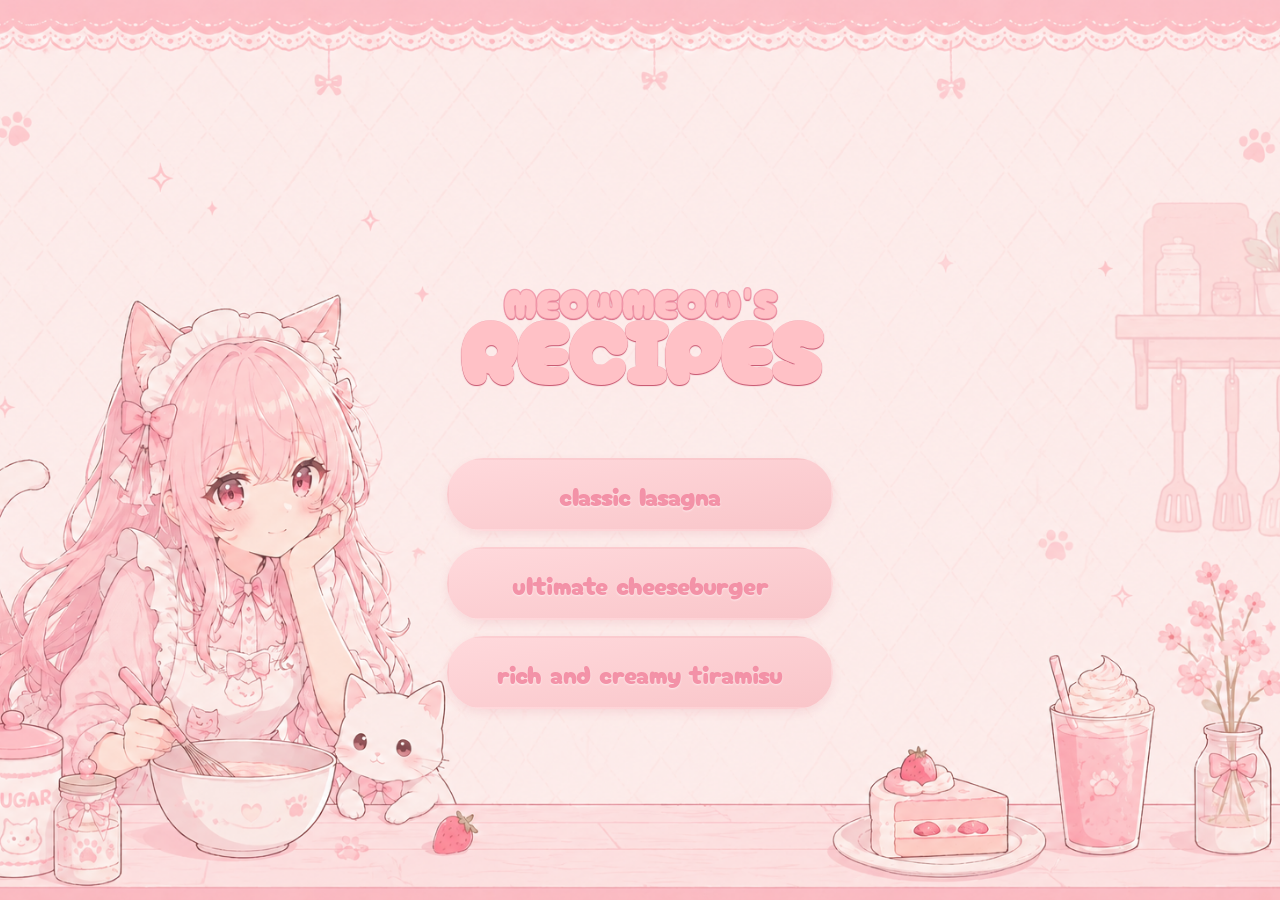
<file: index.html>
<!DOCTYPE html>
<html lang="en">
<head>
  <meta charset="UTF-8">
  <meta name="viewport" content="width=device-width, initial-scale=1.0">
  <title>meowmeow recipes</title>
  <link rel="stylesheet" href="style.css">
  <!-- Подключение шрифта -->
  <link rel="preconnect" href="https://fonts.googleapis.com">
  <link rel="preconnect" href="https://fonts.gstatic.com" crossorigin>
  <link href="https://fonts.googleapis.com/css2?family=Cherry+Bomb+One&family=Lilita+One&display=swap" rel="stylesheet">
</head>
<body class="home">
  <h1 class="logo">
    <span>meowmeow's</span>
    <br>
    recipes
  </h1>

  <nav class="recipes">
    <a href="./recipes/lasagna.html" class="button">
      classic lasagna
    </a>

    <a href="./recipes/cheeseburger.html" class="button">
      ultimate cheeseburger
    </a>

    <a href="./recipes/tiramisu.html" class="button">
      rich and creamy tiramisu
    </a>
  </nav>
</body>
</html>
</file>
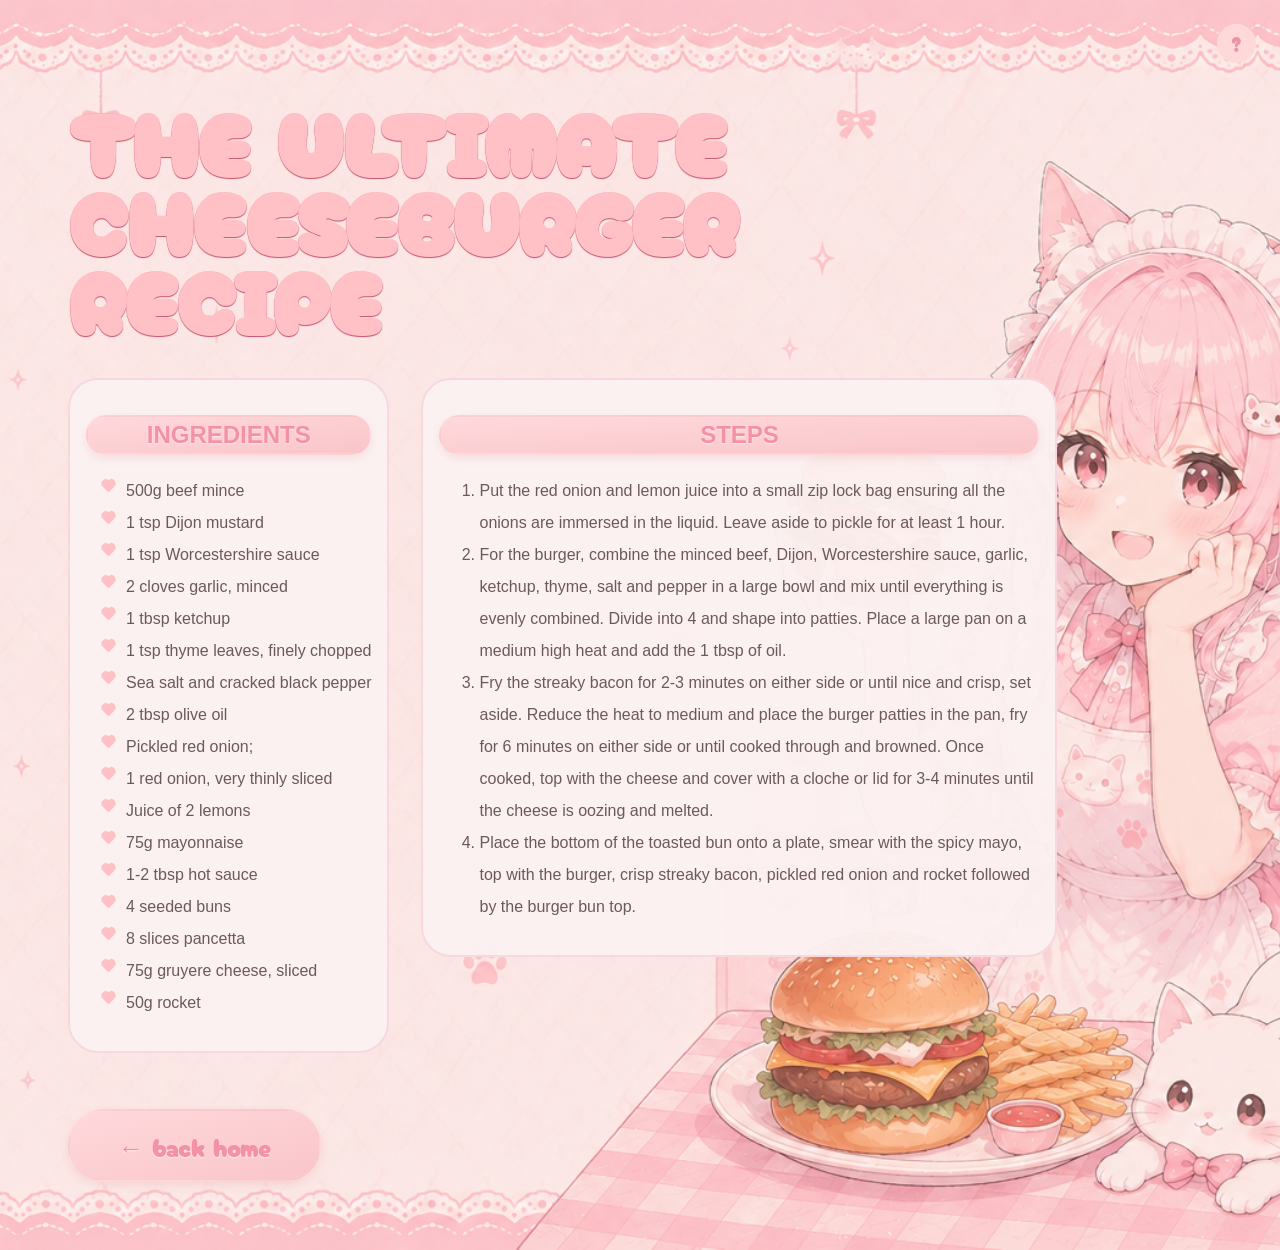
<file: recipes/cheeseburger.html>
<!DOCTYPE html>
<html lang="en">
<head>
  <meta charset="UTF-8">
  <meta name="viewport" content="width=device-width, initial-scale=1.0">
  <title>ultimate cheeseburger recipe</title>
  <link rel="stylesheet" href="../style.css">
  <!-- Подключение шрифта -->
  <link rel="preconnect" href="https://fonts.googleapis.com">
  <link rel="preconnect" href="https://fonts.gstatic.com" crossorigin>
  <link href="https://fonts.googleapis.com/css2?family=Cherry+Bomb+One&family=Lilita+One&display=swap" rel="stylesheet">
</head>
<body class="burger">
  <div class="header">
    <h1 class="logo">the ultimate cheeseburger recipe</h1>
    <div class="hint">
      ?
      <p class="paragraph">
        Cheese, crispy bacon, pickled onion, spicy mayo… a good burger with all the trimmings really is hard to beat and this one has it all!
      </p>
    </div>
  </div>
  <div class="content">
    <div class="sidebar">
      <div class="ingredients">
        <h2>ingredients</h2>
        <ul>
          <li>500g beef mince</li>
          <li>1 tsp Dijon mustard</li>
          <li>1 tsp Worcestershire sauce</li>
          <li>2 cloves garlic, minced</li>
          <li>1 tbsp ketchup</li>
          <li>1 tsp thyme leaves, finely chopped</li>
          <li>Sea salt and cracked black pepper</li>
          <li>2 tbsp olive oil</li>
          <li>Pickled red onion;</li>
          <li>1 red onion, very thinly sliced</li>
          <li>Juice of 2 lemons</li>
          <li>75g mayonnaise</li>
          <li>1-2 tbsp hot sauce</li>
          <li>4 seeded buns</li>
          <li>8 slices pancetta</li>
          <li>75g gruyere cheese, sliced</li>
          <li>50g rocket</li>
        </ul>
      </div>
    </div>

    <div class="steps">
      <h2>steps</h2>
      <ol>
        <li>Put the red onion and lemon juice into a small zip lock bag ensuring all the onions are immersed in the liquid. Leave aside to pickle for at least 1 hour.</li>
        <li>For the burger, combine the minced beef, Dijon, Worcestershire sauce, garlic, ketchup, thyme, salt and pepper in a large bowl and mix until everything is evenly combined. Divide into 4 and shape into patties. Place a large pan on a medium high heat and add the 1 tbsp of oil.</li>
        <li>Fry the streaky bacon for 2-3 minutes on either side or until nice and crisp, set aside. Reduce the heat to medium and place the burger patties in the pan, fry for 6 minutes on either side or until cooked through and browned. Once cooked, top with the cheese and cover with a cloche or lid for 3-4 minutes until the cheese is oozing and melted.</li>
        <li>Place the bottom of the toasted bun onto a plate, smear with the spicy mayo, top with the burger, crisp streaky bacon, pickled red onion and rocket followed by the burger bun top.</li>
      </ol>
    </div>

    
  </div>  

  <a href="../index.html" class="button">
      ← back home
  </a>
</body>
</html>
</file>
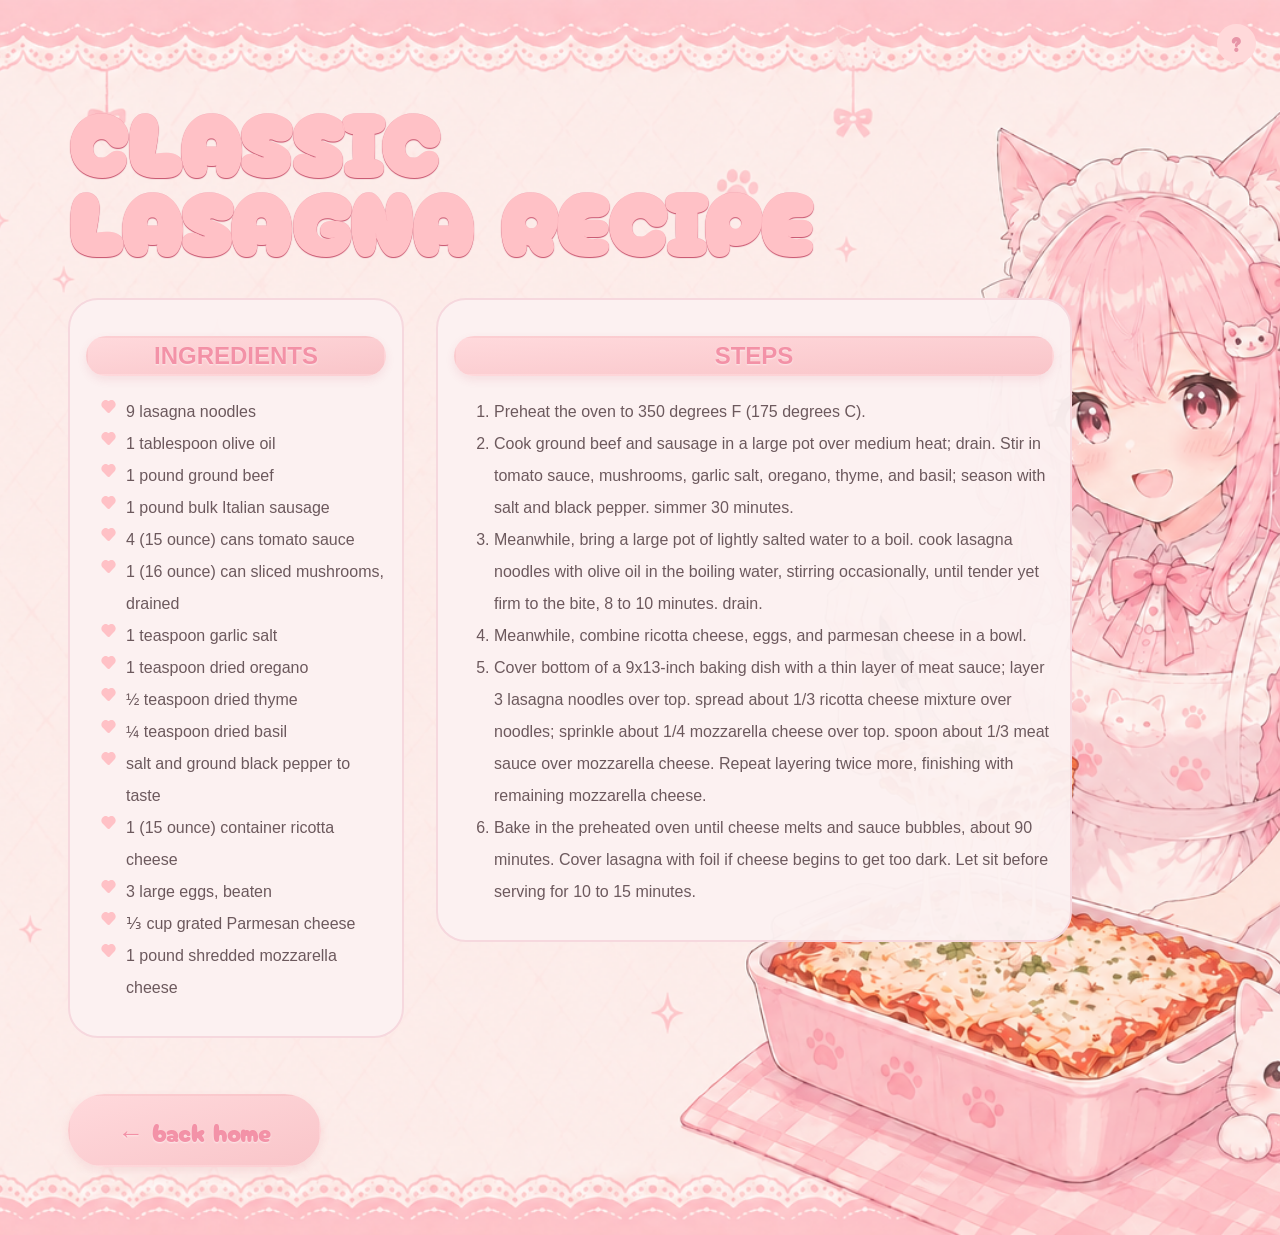
<file: recipes/lasagna.html>
<!DOCTYPE html>
<html lang="en">
<head>
  <meta charset="UTF-8">
  <meta name="viewport" content="width=device-width, initial-scale=1.0">
  <title>classic lasagna recipe</title>
  <link rel="stylesheet" href="../style.css">
  <!-- Подключение шрифта -->
  <link rel="preconnect" href="https://fonts.googleapis.com">
  <link rel="preconnect" href="https://fonts.gstatic.com" crossorigin>
  <link href="https://fonts.googleapis.com/css2?family=Cherry+Bomb+One&family=Lilita+One&display=swap" rel="stylesheet">
</head>
<body class="lasagna">
  <div class="header">
    <h1 class="logo">classic lasagna recipe</h1>
    <div class="hint">
      ?
      <p class="paragraph">
        Choose hot or sweet Italian sausage for this classic lasagna recipe.
        It takes some time to make, but it feeds a crowd, and the leftovers are even better the next day!
      </p>
    </div>
  </div>
  <div class="content">
    <div class="sidebar">
      <div class="ingredients">
        <h2>ingredients</h2>
        <ul>
          <li>9 lasagna noodles</li>
          <li>1 tablespoon olive oil</li>
          <li>1 pound ground beef</li>
          <li>1 pound bulk Italian sausage</li>
          <li>4 (15 ounce) cans tomato sauce</li>
          <li>1 (16 ounce) can sliced mushrooms, drained</li>
          <li>1 teaspoon garlic salt</li>
          <li>1 teaspoon dried oregano</li>
          <li>½ teaspoon dried thyme</li>
          <li>¼ teaspoon dried basil</li>
          <li>salt and ground black pepper to taste</li>
          <li>1 (15 ounce) container ricotta cheese</li>
          <li>3 large eggs, beaten</li>
          <li>⅓ cup grated Parmesan cheese</li>
          <li>1 pound shredded mozzarella cheese</li>
        </ul>
      </div>
    </div>

    <div class="steps">
      <h2>steps</h2>
      <ol>
        <li>Preheat the oven to 350 degrees F (175 degrees C).</li>
        <li>Cook ground beef and sausage in a large pot over medium heat; drain. Stir in tomato sauce, mushrooms, garlic salt, oregano, thyme, and basil; season with salt and black pepper. simmer 30 minutes.</li>
        <li>Meanwhile, bring a large pot of lightly salted water to a boil. cook lasagna noodles with olive oil in the boiling water, stirring occasionally, until tender yet firm to the bite, 8 to 10 minutes. drain.</li>
        <li>Meanwhile, combine ricotta cheese, eggs, and parmesan cheese in a bowl.</li>
        <li>Cover bottom of a 9x13-inch baking dish with a thin layer of meat sauce; layer 3 lasagna noodles over top. spread about 1/3 ricotta cheese mixture over noodles; sprinkle about 1/4 mozzarella cheese over top. spoon about 1/3 meat sauce over mozzarella cheese. Repeat layering twice more, finishing with remaining mozzarella cheese.</li>
        <li>Bake in the preheated oven until cheese melts and sauce bubbles, about 90 minutes. Cover lasagna with foil if cheese begins to get too dark. Let sit before serving for 10 to 15 minutes.</li>
      </ol>
    </div>

    
  </div>  

  <a href="../index.html" class="button">
      ← back home
  </a>
</body>
</html>
</file>
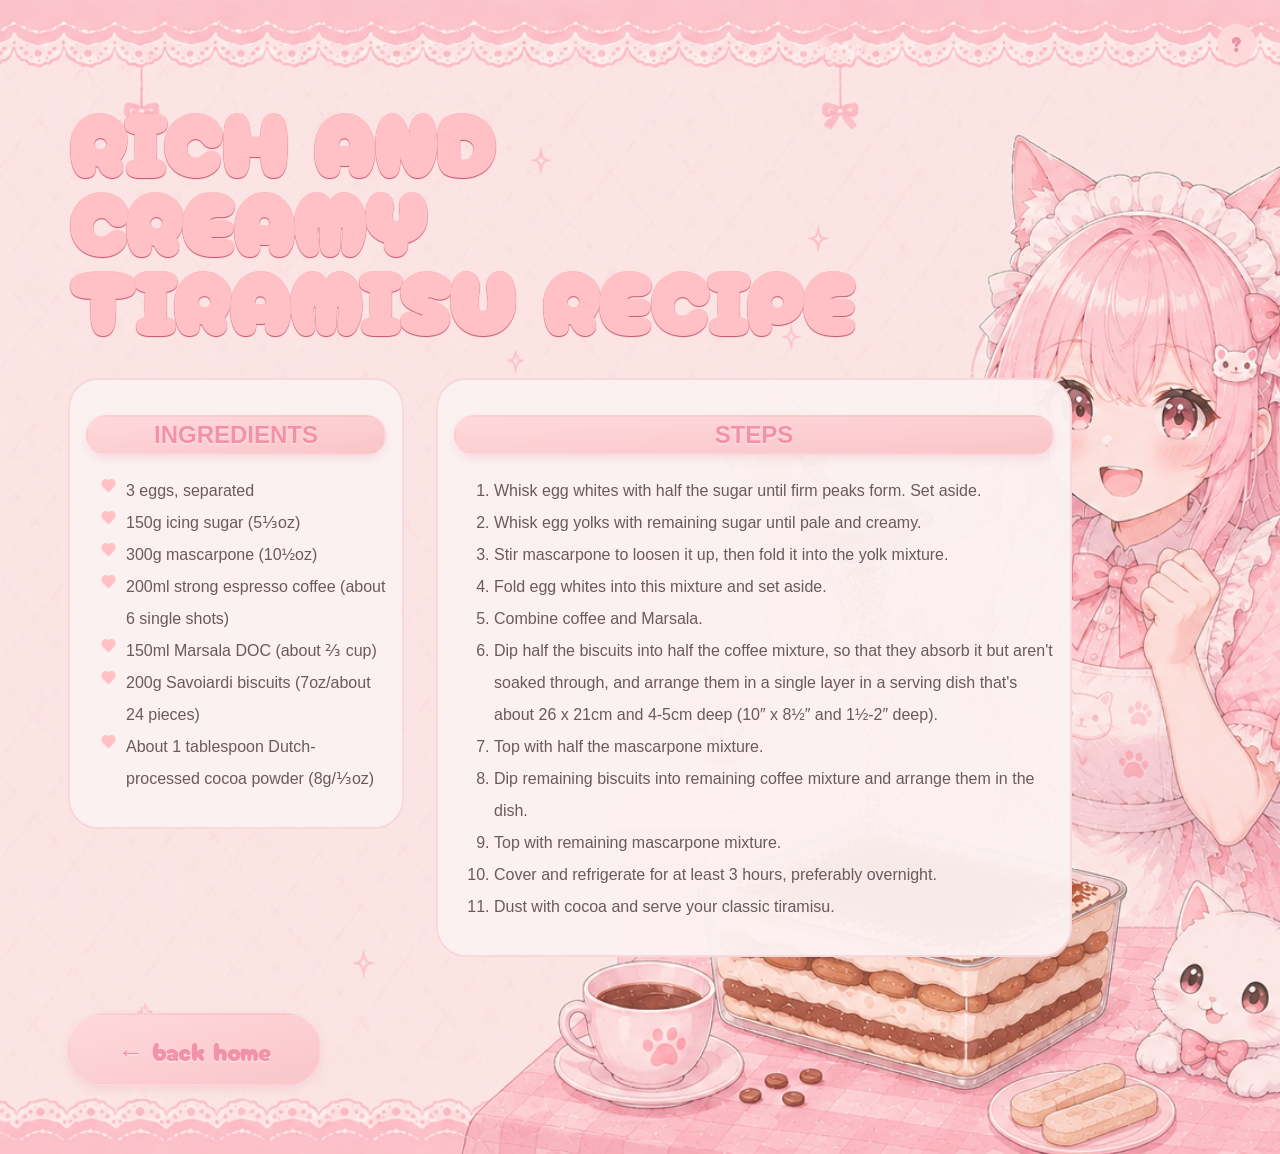
<file: recipes/tiramisu.html>
<!DOCTYPE html>
<html lang="en">
<head>
  <meta charset="UTF-8">
  <meta name="viewport" content="width=device-width, initial-scale=1.0">
  <title>rich and creamy tiramisu recipe</title>
  <link rel="stylesheet" href="../style.css">
  <!-- Подключение шрифта -->
  <link rel="preconnect" href="https://fonts.googleapis.com">
  <link rel="preconnect" href="https://fonts.gstatic.com" crossorigin>
  <link href="https://fonts.googleapis.com/css2?family=Cherry+Bomb+One&family=Lilita+One&display=swap" rel="stylesheet">
</head>
<body class="tiramisu">
  <div class="header">
    <h1 class="logo">rich and creamy tiramisu recipe</h1>
    <div class="hint">
      ?
      <p class="paragraph">
        This classic Italian tiramisu is a rich, velvety, no-bake dessert featuring layers of coffee-dipped ladyfingers and a luscious mascarpone cream.
      </p>
    </div>
  </div>
  <div class="content">
    <div class="sidebar">
      <div class="ingredients">
        <h2>ingredients</h2>
        <ul>
          <li>3 eggs, separated</li>
          <li>150g icing sugar (5⅓oz)</li>
          <li>300g mascarpone (10½oz)</li>
          <li>200ml strong espresso coffee (about 6 single shots)</li>
          <li>150ml Marsala DOC (about ⅔ cup)</li>
          <li>200g Savoiardi biscuits (7oz/about 24 pieces)</li>
          <li>About 1 tablespoon Dutch-processed cocoa powder (8g/⅓oz)</li>
        </ul>
      </div>
    </div>

    <div class="steps">
      <h2>steps</h2>
      <ol>
        <li>Whisk egg whites with half the sugar until firm peaks form. Set aside.</li>
        <li>Whisk egg yolks with remaining sugar until pale and creamy.</li>
        <li>Stir mascarpone to loosen it up, then fold it into the yolk mixture.</li>
        <li>Fold egg whites into this mixture and set aside.</li>
        <li>Combine coffee and Marsala.</li>
        <li>Dip half the biscuits into half the coffee mixture, so that they absorb it but aren't soaked through, and arrange them in a single layer in a serving dish that's about 26 x 21cm and 4-5cm deep (10″ x 8½″ and 1½-2″ deep).</li>
        <li>Top with half the mascarpone mixture.</li>
        <li>Dip remaining biscuits into remaining coffee mixture and arrange them in the dish.</li>
        <li>Top with remaining mascarpone mixture.</li>
        <li>Cover and refrigerate for at least 3 hours, preferably overnight.</li>
        <li>Dust with cocoa and serve your classic tiramisu.</li>
      </ol>
    </div>

    
  </div>  

  <a href="../index.html" class="button">
      ← back home
  </a>
</body>
</html>
</file>
<file: style.css>
/* base */
body {
  margin: 0;
  padding: 0;
  min-height: 100vh;

  background-size: cover;
  background-position: center;
  background-repeat: no-repeat;

  font-family: "Cherry Bomb One", sans-serif;
}

.home {
  display: flex;
  flex-direction: column;
  justify-content: center;
  align-items: center;

  background-image: url(./images/home-bg.png);
}

/* logo */
.logo {
  color: #ffc1c6;
  -webkit-text-stroke: 0.1px #ed8fa3ab;
  text-shadow: 0 1px 1px #c54d68;
  font-size: 88px;
  text-align: center;
  margin-bottom: 80px;

  line-height: 0.7;
  text-transform: uppercase;
  
  transition: transform .3s ease;
}

.logo:hover {
  transform: scale(1.06);
}

.logo span {
  font-size: 40px;
  -webkit-text-stroke: 1.3px #ed8fa3ba;

  display: inline-block;
  animation: float 3s ease-in-out infinite;
}

/* logo animation */
@keyframes float {
  0%,100% {
    transform: translateY(0);
  }

  50% {
    transform: translateY(-4px);
  }
}

/* buttons */
.button {
  font-size: 26px;
  color: #f1849cdb;
  text-decoration: none;
  text-shadow: 0 1px 2px rgba(255,255,255,.6);
  text-align: center;
  
  padding: 16px 48px;
  border: 2px solid transparent;
  border-radius: 40px;

  background: linear-gradient(to bottom right, #ffd9dc,#f9c5c9);
  box-shadow: 0 4px 10px rgba(198, 56, 92, 0.10);

  display: flex;
  justify-content: center;
  align-items: center;

  transition: transform 0.2s ease,
              box-shadow 0.2s ease,
              color 0.2s ease,
              background 0.2s ease;

  cursor: url(./images/paw-cursor.png), pointer;  
}

.button:hover {
  background: 
    linear-gradient(#ffeef0, #ffeef0) padding-box, 
    linear-gradient(to bottom right, #ffb3ba, #f79aa2) border-box;
  color: #dc4a6a;

  transform: translateY(-3px) scale(1.02);
  box-shadow: 0 10px 20px rgba(198, 56, 92, 0.15);
}

.button:active {
  background:
    linear-gradient(#ffd7dc, #ffd7dc) padding-box,
    linear-gradient(to top left, #f79aa2, #ffb3ba) border-box;

  color: #c54d68;

  transform: translateY(1px) scale(0.98);
  box-shadow: 0 3px 8px rgba(198, 56, 92, 0.18);
}

/* navigation */
.recipes {
  display: flex;
  flex-direction: column;
  gap: 16px;
}

/*lasagna base*/
.lasagna {
  background-image: url(./images/lasagna-bg.png);

  display: flex;
  flex-direction: column;
  justify-content: center;
  align-items: flex-start;
  margin: 20px;
  gap: 8px;
}

/*burger base*/
.burger {
  background-image: url(./images/cheeseburger-bg.png);

  display: flex;
  flex-direction: column;
  justify-content: center;
  align-items: flex-start;
  margin: 20px;
  gap: 8px;
}

/*tiramisu base*/
.tiramisu {
  background-image: url(./images/tiramisu-bg.png);

  display: flex;
  flex-direction: column;
  justify-content: center;
  align-items: flex-start;
  margin: 20px;
  gap: 8px;
}


.header {
  display: flex;
  flex-direction: row;
  align-items: flex-start;
  gap: 24px;
  margin-top: 80px;
  margin-left: 48px;

  position: relative;
}

.sidebar {
  display: flex;
  flex-direction: column;
  gap: 16px;
  max-width:500px;
}

.paragraph {
  opacity: 0;
  transition: opacity 0.2s ease;
  min-width: 400px;
  max-width: 600px;
  padding: 24px 30px;

  color: #c16b7d;
  font-family: "Nunito", sans-serif;
  font-style: italic;
  font-weight: 800;
  line-height: 1.4;

  background: rgba(255, 240, 242, 0.18);
  border: 1px solid rgba(255, 255, 255, 0.35);
  border-radius: 30px;

  backdrop-filter: blur(10px);
  -webkit-backdrop-filter: blur(10px);

  box-shadow:
    0 8px 30px rgba(198, 56, 92, 0.08),
    inset 0 1px 1px rgba(255, 255, 255, 0.4);

  text-shadow:
    0 1px 4px rgb(245, 243, 243);
  
}

.content {
  display: flex;
  flex-flow: row wrap;
  justify-content: center;
  gap: 32px;

  font-family: "Nunito",sans-serif;

  align-self: flex-start;
  margin-left: 48px;
  margin-top: 32px;
}

h2 {
  text-align: center;
  color: #f1849cdb;

  text-transform: uppercase;
  text-decoration: none;
  text-shadow: 0 1px 2px rgba(255,255,255,.6);
  
  padding: 4px 8px;
  border: 2px solid transparent;
  border-radius: 40px;

  background: linear-gradient(to bottom right, #ffd9dc,#f9c5c9);
  box-shadow: 0 4px 10px rgba(198, 56, 92, 0.10);
}

.steps {
  width: fit-content;
  height: fit-content;
  max-width: 600px;
}

.ingredients {
  width: fit-content;
  max-width: 300px;
}

.ingredients ul{
 list-style-image: url(./images/heart-icon.svg);
}

li {
  line-height: 2;
  font-size: 16px;
}

.lasagna > .button {
  align-self: flex-start;
  margin: 48px;
}
.burger > .button {
  align-self: flex-start;
  margin: 48px;
}
.tiramisu > .button {
  align-self: flex-start;
  margin: 48px;
}

.header > .logo {
  max-width: 800px;
  text-shadow: 0 1px 1px #c54d68;
  margin: 0;
  line-height: 0.9;
  text-align: left;
}

.steps, .ingredients {
  background: rgba(252, 242, 242, 0.957);
  color: #6c595d;
  border: 2px solid #f6d8de;
  border-radius: 30px;
  padding: 16px;
}
.hint {
  position: fixed;
  top: 24px;
  right: 24px;

  font-size: 20px;
  color: #e795a7;
  background-color: #ffd9da;
  border-radius: 30px;
  padding: 5px 14px;

  cursor: url(./images/paw-cursor.png), pointer; 
  transition: transform 0.2s ease;
}

.hint > .paragraph {
  position: absolute;

  right: 0;
  top: 100%;
  min-width: 250px;
  max-width: 300px;

  transform: translateY(-5px);

  transition:
    opacity 0.2s ease, 
    transform 0.2s ease;
  font-size: 18px;
}

.hint:hover > .paragraph {
  opacity: 1;
  transform: translateY(0);
}

.hint:hover {
  transform: scale(1.1);
}
</file>
